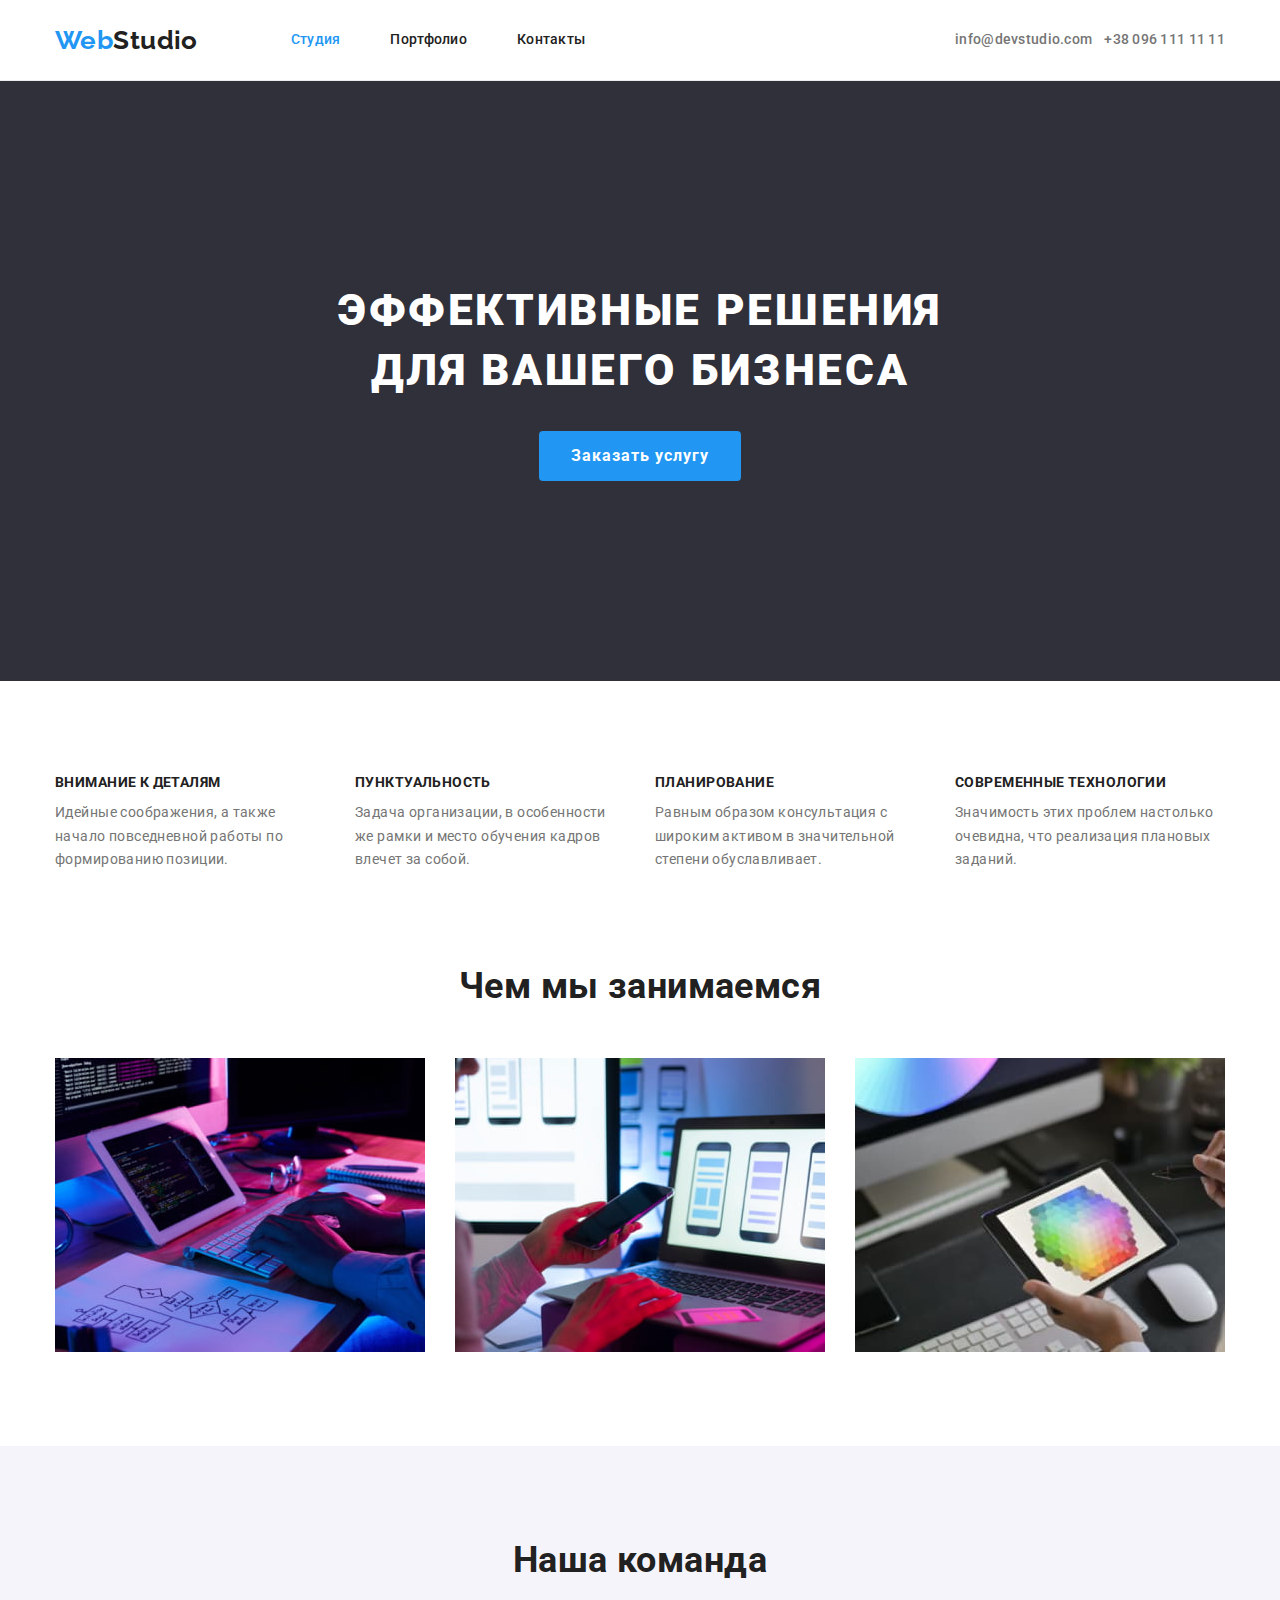
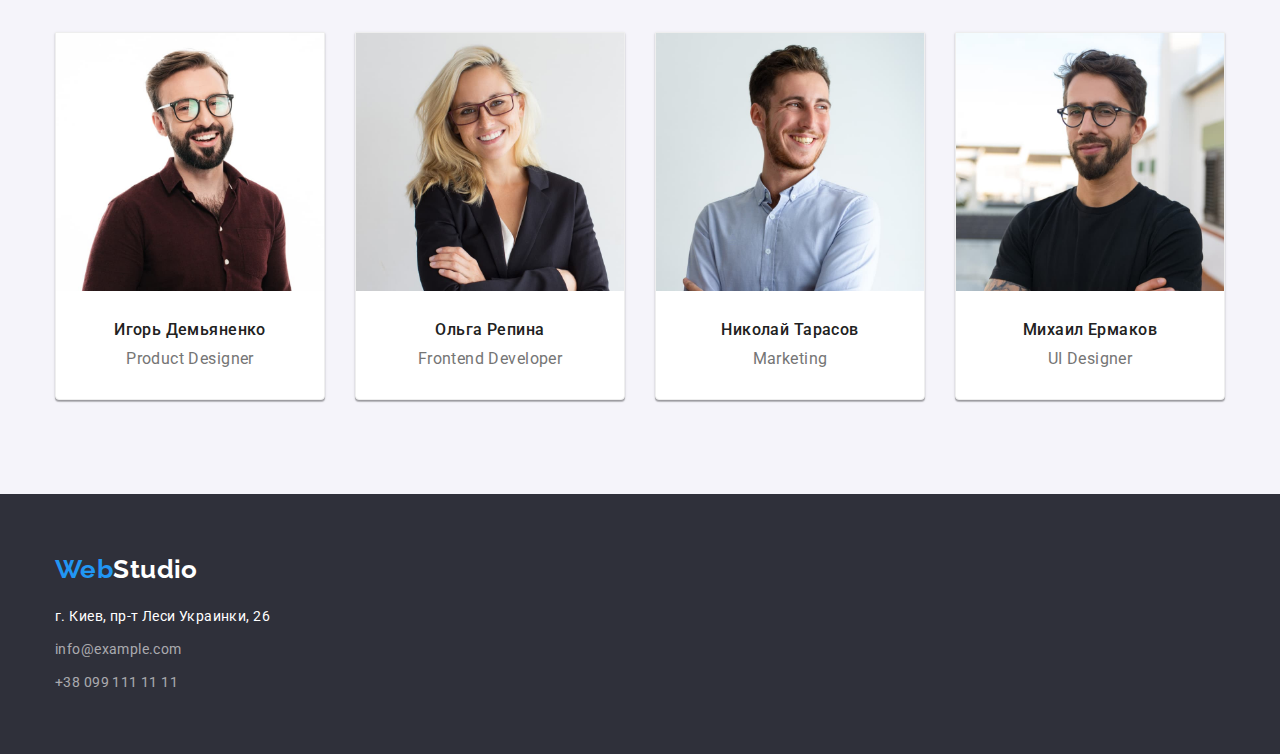
<file: index.html>
<!DOCTYPE html>
<html lang="ru">
  <head>
    <meta charset="UTF-8" />
    <meta http-equiv="X-UA-Compatible" content="IE=edge" />
    <meta name="viewport" content="width=device-width, initial-scale=1.0" />
    <title>Студия</title>
    <link rel="preconnect" href="https://fonts.googleapis.com" />
    <link rel="preconnect" href="https://fonts.gstatic.com" crossorigin />
    <link
      href="https://fonts.googleapis.com/css2?family=Raleway:wght@700&family=Roboto:wght@400;500;700;900&display=swap"
      rel="stylesheet"
    />
    <link
      rel="stylesheet"
      href="https://cdnjs.cloudflare.com/ajax/libs/modern-normalize/1.1.0/modern-normalize.min.css"
    />
    <link rel="stylesheet" href="./css/styles.css" />
  </head>
  <body class="page">
    <header class="header">
      <div class="container header-nav">
        <nav class="main-nav">
          <a class="logo list" href="./index.html"> <span class="logo-accent">Web</span>Studio </a>
          <ul class="site-nav list">
            <li class="item"><a class="link current list" href="./index.html">Студия</a></li>
            <li class="item"><a class="link list" href="./portfolio.html">Портфолио</a></li>
            <li class="item"><a class="link list" href="">Контакты</a></li>
          </ul>
        </nav>
        <ul class="contacts list">
          <li class="item">
            <a class="contacts-link list" href="mailto:info@devstudio.com">info@devstudio.com</a>
          </li>
          <li class="item">
            <a class="contacts-link list" href="tel:+380961111111">+38 096 111 11 11</a>
          </li>
        </ul>
      </div>
    </header>
    <main>
      <!--Hero-->
      <section class="hero">
        <div class="hero-content container">
          <h1 class="hero-title">Эффективные решения для вашего бизнеса</h1>
          <button class="button primary" type="button">Заказать услугу</button>
        </div>
      </section>
      <!--Benefits-->
      <section class="section">
        <div class="container">
          <h2 class="section-title visually-hidden">Преимущества</h2>
          <ul class="benefits list">
            <li class="item">
              <h3 class="title">Внимание к деталям</h3>
              <p class="descr">
                Идейные соображения, а также начало повседневной работы по формированию позиции.
              </p>
            </li>
            <li class="item">
              <h3 class="title">Пунктуальность</h3>
              <p class="descr">
                Задача организации, в особенности же рамки и место обучения кадров влечет за собой.
              </p>
            </li>
            <li class="item">
              <h3 class="title">Планирование</h3>
              <p class="descr">
                Равным образом консультация с широким активом в значительной степени обуславливает.
              </p>
            </li>
            <li class="item">
              <h3 class="title">Современные технологии</h3>
              <p class="descr">
                Значимость этих проблем настолько очевидна, что реализация плановых заданий.
              </p>
            </li>
          </ul>
        </div>
      </section>
      <!--What are we doing-->
      <section class="section no-padding">
        <div class="container">
          <h2 class="section-title">Чем мы занимаемся</h2>
          <ul class="works list">
            <li class="item">
              <img src="./img/img(1).jpg" alt="Розробка веб додатків" width="370" />
            </li>
            <li class="item">
              <img src="./img/img(2).jpg" alt="Розробка мобільних додатків" width="370" />
            </li>
            <li class="item">
              <img src="./img/img(3).jpg" alt="Веб дизайн" width="370" />
            </li>
          </ul>
        </div>
      </section>
      <!--Our team-->
      <section class="section team">
        <div class="container">
          <h2 class="section-title">Наша команда</h2>
          <ul class="team list">
            <li class="item">
              <img class="team-img" src="./img/img(4).jpg" alt="Член команды 1" width="270" />
              <div class="team-descr">
                <h3 class="title">Игорь Демьяненко</h3>
                <p class="descr" lang="en">Product Designer</p>
              </div>
            </li>
            <li class="item">
              <img class="team-img" src="./img/img(5).jpg" alt="Член команды 2" width="270" />
              <div class="team-descr">
                <h3 class="title">Ольга Репина</h3>
                <p class="descr" lang="en">Frontend Developer</p>
              </div>
            </li>
            <li class="item">
              <img class="team-img" src="./img/img(6).jpg" alt="Член команди 3" width="270" />
              <div class="team-descr">
                <h3 class="title">Николай Тарасов</h3>
                <p class="descr" lang="en">Marketing</p>
              </div>
            </li>
            <li class="item">
              <img class="team-img" src="./img/img(7).jpg" alt="Член команди 4" width="270" />
              <div class="team-descr">
                <h3 class="title">Михаил Ермаков</h3>
                <p class="descr" lang="en">UI Designer</p>
              </div>
            </li>
          </ul>
        </div>
      </section>
    </main>
    <footer class="footer">
      <div class="container">
        <a class="logo list" href="./index.html"> <span class="logo-accent">Web</span>Studio </a>
        <address>
          <ul class="footer-contacts list">
            <li class="item">
              <a
                class="adress link list"
                href="https://goo.gl/maps/jDWuq8aFFan7bfQi6"
                target="_blank"
                rel="noopener noreferrer"
              >
                г. Киев, пр-т Леси Украинки, 26
              </a>
            </li>
            <li class="item">
              <a class="contacts-link list" href="mailto:info@example.com">info@example.com</a>
            </li>
            <li class="item">
              <a class="contacts-link list" href="tel:+380991111111">+38 099 111 11 11</a>
            </li>
          </ul>
        </address>
      </div>
    </footer>
  </body>
</html>
</file>
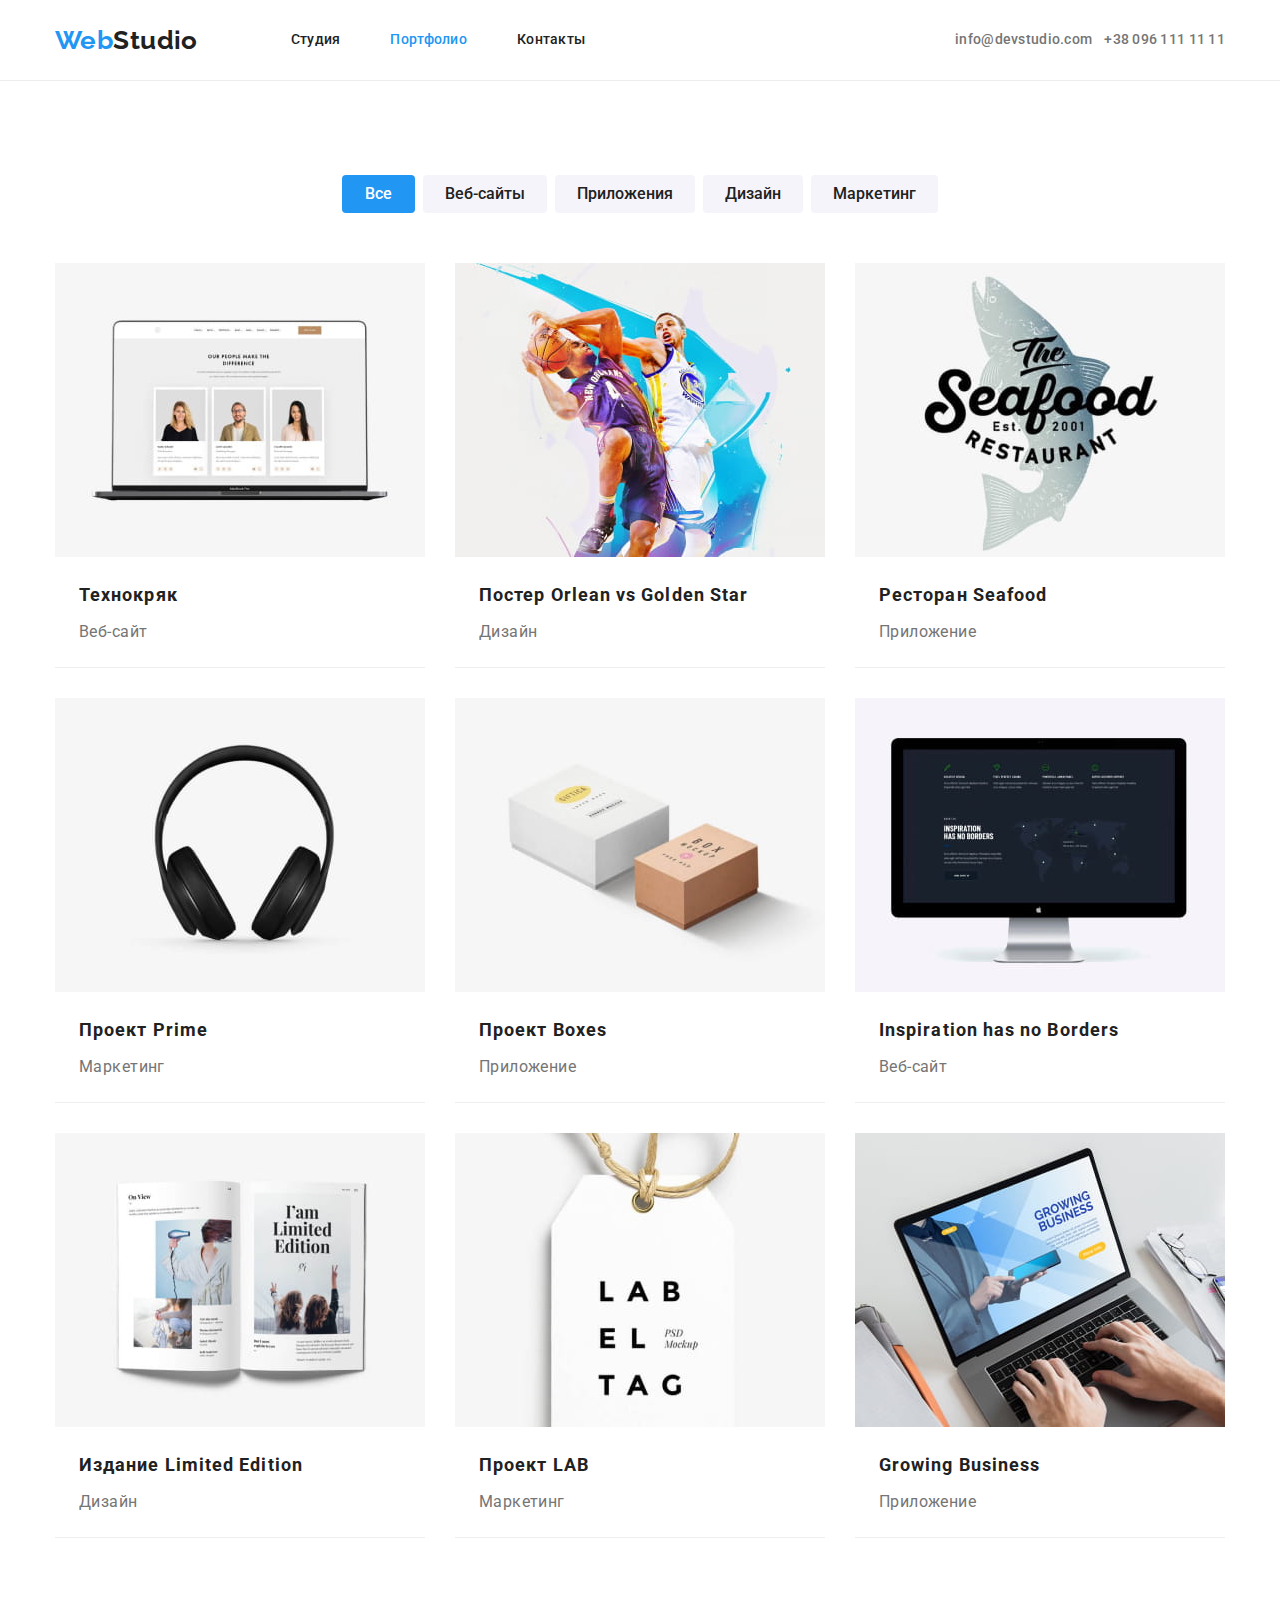
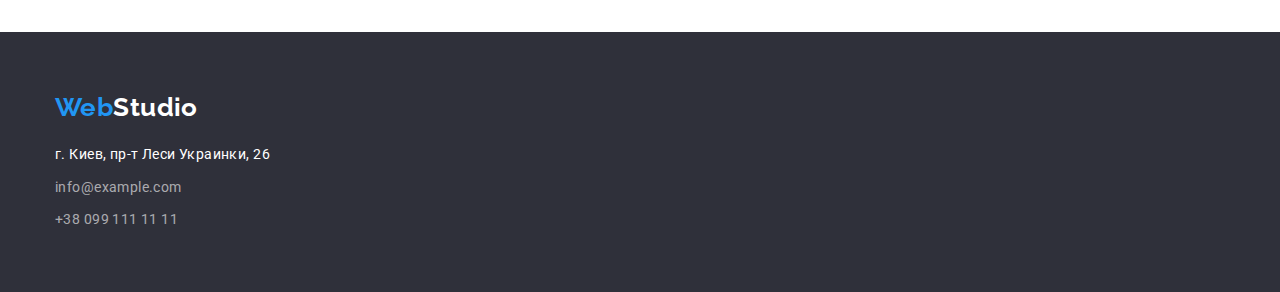
<file: portfolio.html>
<!DOCTYPE html>
<html lang="ru">
  <head>
    <meta charset="UTF-8" />
    <meta http-equiv="X-UA-Compatible" content="IE=edge" />
    <meta name="viewport" content="width=device-width, initial-scale=1.0" />
    <title>Студия</title>
    <link rel="preconnect" href="https://fonts.googleapis.com" />
    <link rel="preconnect" href="https://fonts.gstatic.com" crossorigin />
    <link
      href="https://fonts.googleapis.com/css2?family=Raleway:wght@700&family=Roboto:wght@400;500;700;900&display=swap"
      rel="stylesheet"
    />
    <link
      rel="stylesheet"
      href="https://cdnjs.cloudflare.com/ajax/libs/modern-normalize/1.1.0/modern-normalize.min.css"
    />
    <link rel="stylesheet" href="./css/styles.css" />
  </head>
  <body class="page">
    <header class="header">
      <div class="container header-nav">
        <nav class="main-nav">
          <a class="logo list" href="./index.html"> <span class="logo-accent">Web</span>Studio </a>
          <ul class="site-nav list">
            <li class="item"><a class="link list" href="./index.html">Студия</a></li>
            <li class="item"><a class="link current list" href="./portfolio.html">Портфолио</a></li>
            <li class="item"><a class="link list" href="">Контакты</a></li>
          </ul>
        </nav>
        <ul class="contacts list">
          <li class="item">
            <a class="contacts-link list" href="mailto:info@devstudio.com">info@devstudio.com</a>
          </li>
          <li class="item">
            <a class="contacts-link list" href="tel:+380961111111">+38 096 111 11 11</a>
          </li>
        </ul>
      </div>
    </header>
    <main>
      <!--Навігація портфоліо-->
      <section class="section filters">
        <div class="container">
          <h1 class="visually-hidden">Портфолио веб студии</h1>
          <ul class="portfolio-nav list">
            <li class="btn">
              <button type="button" class="button secondary current">Все</button>
            </li>
            <li class="btn">
              <button type="button" class="button secondary">Веб-сайты</button>
            </li>
            <li class="btn">
              <button type="button" class="button secondary">Приложения</button>
            </li>
            <li class="btn">
              <button type="button" class="button secondary">Дизайн</button>
            </li>
            <li class="btn">
              <button type="button" class="button secondary">Маркетинг</button>
            </li>
          </ul>
          <!--Портфоліо-->
          <ul class="portfolio list">
            <li class="portfolio-item">
              <a href="" class="list">
                <img
                  class="portfolio-img"
                  src="./img/img-web-tekhnokryak.jpg"
                  alt="Веб-дизайн сайта Технокряк"
                  width="370"
                />
                <div class="portfolio-descr">
                  <h2 class="section-title">Технокряк</h2>
                  <p class="descr">Веб-сайт</p>
                </div>
              </a>
            </li>
            <li class="portfolio-item">
              <a href="" class="list">
                <img
                  class="portfolio-img"
                  src="./img/img-poster.jpg"
                  alt="Постер с двумя баскетбольными игроками"
                  width="370"
                />
                <div class="portfolio-descr">
                  <h2 class="section-title">Постер <span lang="en">Orlean vs Golden Star</span></h2>
                  <p class="descr">Дизайн</p>
                </div>
              </a>
            </li>
            <li class="portfolio-item">
              <a href="" class="list">
                <img
                  class="portfolio-img"
                  src="./img/img-app-seafood.jpg"
                  alt="Логотип ресторана"
                  width="370"
                />
                <div class="portfolio-descr">
                  <h2 class="section-title">Ресторан <span lang="en">Seafood</span></h2>
                  <p class="descr">Приложение</p>
                </div>
              </a>
            </li>
            <li class="portfolio-item">
              <a href="" class="list">
                <img
                  class="portfolio-img"
                  src="./img/img-project-prime.jpg"
                  alt="Наушники"
                  width="370"
                />
                <div class="portfolio-descr">
                  <h2 class="section-title">Проект <span lang="en">Prime</span></h2>
                  <p class="descr">Маркетинг</p>
                </div>
              </a>
            </li>
            <li class="portfolio-item">
              <a href="" class="list">
                <img
                  class="portfolio-img"
                  src="./img/img-app-boxes.jpg"
                  alt="Две коробки - белая и крафт"
                  width="370"
                />
                <div class="portfolio-descr">
                  <h2 class="section-title">Проект <span lang="en">Boxes</span></h2>
                  <p class="descr">Приложение</p>
                </div>
              </a>
            </li>
            <li class="portfolio-item">
              <a href="" class="list">
                <img
                  class="portfolio-img"
                  src="./img/img-web-inspiration.jpg"
                  alt="Веб-дизайн сайта"
                  width="370"
                />
                <div class="portfolio-descr">
                  <h2 lang="en" class="section-title">Inspiration has no Borders</h2>
                  <p class="descr">Веб-сайт</p>
                </div>
              </a>
            </li>
            <li class="portfolio-item">
              <a href="" class="list">
                <img
                  class="portfolio-img"
                  src="./img/img-limited-edition.jpg"
                  alt="Илюстрация журнала"
                  width="370"
                />
                <div class="portfolio-descr">
                  <h2 class="section-title">Издание <span lang="en">Limited Edition</span></h2>
                  <p class="descr">Дизайн</p>
                </div>
              </a>
            </li>
            <li class="portfolio-item">
              <a href="" class="list">
                <img
                  class="portfolio-img"
                  src="./img/img-project-lab.jpg"
                  alt="Дизайн бирки"
                  width="370"
                />
                <div class="portfolio-descr">
                  <h2 class="section-title">Проект <span lang="en">LAB</span></h2>
                  <p class="descr">Маркетинг</p>
                </div>
              </a>
            </li>
            <li class="portfolio-item">
              <a href="" class="list">
                <img
                  class="portfolio-img"
                  src="./img/img-app-growing.jpg"
                  alt="Дизайн страницы приложения"
                  width="370"
                />
                <div class="portfolio-descr">
                  <h2 lang="en" class="section-title">Growing Business</h2>
                  <p class="descr">Приложение</p>
                </div>
              </a>
            </li>
          </ul>
        </div>
      </section>
    </main>
    <footer class="footer">
      <div class="container">
        <a class="logo list" href="./index.html"> <span class="logo-accent">Web</span>Studio </a>
        <address>
          <ul class="footer-contacts list">
            <li class="item">
              <a
                class="adress link list"
                href="https://goo.gl/maps/jDWuq8aFFan7bfQi6"
                target="_blank"
                rel="noopener noreferrer"
              >
                г. Киев, пр-т Леси Украинки, 26
              </a>
            </li>
            <li class="item">
              <a class="contacts-link list" href="mailto:info@example.com">info@example.com</a>
            </li>
            <li class="item">
              <a class="contacts-link list" href="tel:+380991111111">+38 099 111 11 11</a>
            </li>
          </ul>
        </address>
      </div>
    </footer>
  </body>
</html>
</file>
<file: css/styles.css>
:root {
  --primary-text-colour: #212121;
  --secondary-text-color: #757575;
  --third-text-color: rgba(255, 255, 255, 0.6);
  --accent-text-color: #2196f3;
  --primary-white-color: #ffffff;
  --main-background-color: #e5e5e5;
  --secondary-background-color: #f5f4fa;
  --accent-background-color: #2f303a;
  --tipycal-margin: 30px;
}

/*Styles for index.html*/

.visually-hidden {
  position: absolute;
  white-space: nowrap;
  width: 1px;
  height: 1px;
  overflow: hidden;
  border: 0;
  padding: 0;
  clip: rect(0 0 0 0);
  clip-path: inset(50%);
  margin: -1px;
}

.list {
  list-style: none;
  text-decoration: none;

  padding: 0;
  margin: 0;
}

h1,
h2,
h3 {
  margin-top: 0;
}

p {
  margin-top: 0;
  margin-bottom: 0;
}

img {
  display: block;
  width: 100%;
  height: auto;
}

.page {
  color: var(--primary-text-colour);
  background-color: var(--primary-white-color);
  font-family: -apple-system, Roboto, sans-serif;
  letter-spacing: 0.03em;
  font-size: 14px;
  line-height: 1.71;
}

/*Site nav*/

.main-nav {
  display: flex;
  align-items: center;
}

.header-nav {
  display: flex;
  align-items: center;
}

.logo {
  margin-right: 93px;

  color: var(--primary-text-colour);
  font-family: Raleway, sans-serif;
  font-weight: 700;
  font-size: 26px;
  line-height: 1.19;
}

.logo-accent {
  color: var(--accent-text-color);
}

.header {
  background-color: var(--primary-white-color);
  border-bottom: 1px solid #ececec;
}

.site-nav .link {
  display: block;
  padding-top: 32px;
  padding-bottom: 32px;

  color: var(--primary-text-colour);
  font-weight: 500;
  font-size: 14px;
  line-height: 1.14;
  letter-spacing: 0.02em;
}

.site-nav .link:hover,
.site-nav .link:focus {
  color: var(--accent-text-color);
}

.site-nav {
  display: flex;
}

.site-nav .item:not(:last-child) {
  margin-right: 50px;
}

.contacts {
  display: flex;
  margin-left: auto;
}

.contacts .item + .item {
  margin-left: 12px;
}

.contacts .contacts-link {
  padding-top: 32px;
  padding-bottom: 32px;

  color: var(--secondary-text-color);
  font-weight: 500;
  font-size: 14px;
  line-height: 1.14;
  letter-spacing: 0.02em;
}

.contacts .contacts-link:hover,
.contacts .contacts-link:focus {
  color: var(--accent-text-color);
}

.site-nav .link.current {
  color: var(--accent-text-color);
}

/*Hero*/

.hero {
  padding-top: 200px;
  padding-bottom: 200px;

  text-align: center;
  background-color: var(--accent-background-color);
}

.hero-title {
  max-width: 696px;
  margin-left: auto;
  margin-right: auto;
  margin-bottom: var(--tipycal-margin);

  color: var(--primary-white-color);
  font-weight: 900;
  font-size: 44px;
  line-height: 1.36;
  letter-spacing: 0.06em;
  text-transform: uppercase;
}

.button.primary {
  height: 50px;
  min-width: 200px;
  border: none;
  border-radius: 4px;
  padding: 10px 32px;

  color: var(--primary-white-color);
  background-color: var(--accent-text-color);
  font-family: inherit;
  font-weight: 700;
  font-size: 16px;
  line-height: 1.88;
  letter-spacing: 0.06em;
  text-align: center;

  cursor: pointer;
}

/*Section*/

.section {
  padding-top: 94px;
  padding-bottom: 94px;
}

.section.no-padding {
  padding-top: 0;
}

.section-title {
  margin-bottom: 50px;

  color: var(--primary-text-colour);
  font-size: 36px;
  line-height: 1.16;
  text-align: center;
}

/*Benefits*/

.benefits {
  display: flex;
}

.benefits .item {
  max-width: 270px;
}

.benefits .item:not(:last-child) {
  margin-right: var(--tipycal-margin);
}

.benefits .title {
  margin-bottom: 10px;

  color: var(--primary-text-colour);
  font-size: 14px;
  line-height: 1.14;
  text-transform: uppercase;
}

.benefits .descr {
  color: var(--secondary-text-color);
}

/* What are we doing */

.works {
  display: flex;
}

.works .item:not(:last-child) {
  margin-right: var(--tipycal-margin);
}

/*Team*/

.team {
  display: flex;
}

.team .item:not(:last-child) {
  margin-right: var(--tipycal-margin);
}

.team-descr {
  padding-top: 30px;
  padding-bottom: 30px;
}

.section.team {
  background-color: var(--secondary-background-color);
}

.team .item {
  background-color: var(--primary-white-color);
  border: 1px solid #eeeeee;
  border-radius: 0px 0px 4px 4px;
  box-shadow: 0px 1px 3px rgba(0, 0, 0, 0.12), 0px 1px 1px rgba(0, 0, 0, 0.14),
    0px 2px 1px rgba(0, 0, 0, 0.2);
}

.team .title {
  margin-bottom: 10px;

  color: var(--primary-text-colour);
  font-weight: 500;
  font-size: 16px;
  line-height: 1.18;
  text-align: center;
}

.team .descr {
  color: var(--secondary-text-color);
  font-size: 16px;
  line-height: 1.18;
  text-align: center;
}

/*Footer*/

.footer {
  padding-top: 60px;
  padding-bottom: 60px;

  background-color: var(--accent-background-color);
}

.footer .logo {
  display: block;
  margin-bottom: 20px;

  color: var(--primary-white-color);
}

.footer-contacts .item:not(:last-child) {
  margin-bottom: 9px;
}

.footer .adress {
  color: var(--primary-white-color);
  font-style: normal;
  font-weight: 400;
  font-size: 14px;
  line-height: 1.71;
}

.footer-contacts .contacts-link {
  color: var(--third-text-color);
  font-style: normal;
  font-weight: 400;
  font-size: 14px;
  line-height: 1.71;
}

.adress:hover,
.adress:focus {
  color: var(--accent-text-color);
}

.footer .contacts-link:hover,
.footer .contacts-link:focus {
  color: var(--accent-text-color);
}

/*Styles for portfolio.html*/
.portfolio-nav {
  display: flex;
  align-items: center;
  justify-content: center;
  margin-bottom: 50px;
}

.portfolio-nav .btn:not(:last-child) {
  margin-right: 8px;
}

.button.secondary {
  color: var(--primary-text-colour);
  background-color: var(--secondary-background-color);

  font-family: inherit;
  font-weight: 500;
  font-size: 16px;
  line-height: 1.62;
  text-align: center;

  cursor: pointer;

  height: 38px;
  min-width: 73px;
  border: none;
  border-radius: 4px;
  padding: 6px 22px;
}

.button.secondary:hover,
.button.secondary:focus {
  color: var(--primary-white-color);
  background-color: var(--accent-text-color);
}

.button.secondary.current {
  color: var(--primary-white-color);
  background-color: var(--accent-text-color);
}

/*Portfolio*/
.portfolio {
  display: flex;
  flex-wrap: wrap;
}

.portfolio-item {
  width: calc((100% - 60px) / 3);
  margin-right: var(--tipycal-margin);
  margin-bottom: var(--tipycal-margin);

  border-bottom: 1px solid #eeeeee;
}

.portfolio-item:nth-child(3n) {
  margin-right: 0;
}

.portfolio-item:nth-last-child(-n + 3) {
  margin-bottom: 0;
}

.portfolio .section-title {
  margin-bottom: 4px;
  margin-right: auto;
  margin-left: auto;

  width: 322px;
  font-size: 18px;
  line-height: 2;
  letter-spacing: 0.06em;
  text-align: left;
}

.portfolio-descr {
  padding-top: 20px;
  padding-bottom: 20px;
}

.portfolio .descr {
  margin-right: auto;
  margin-left: auto;

  color: var(--secondary-text-color);
  font-size: 16px;
  line-height: 1.87;
  width: 322px;
  text-align: left;
}

.container {
  margin-left: auto;
  margin-right: auto;
  width: 1200px;
  padding-left: 15px;
  padding-right: 15px;
}
</file>
